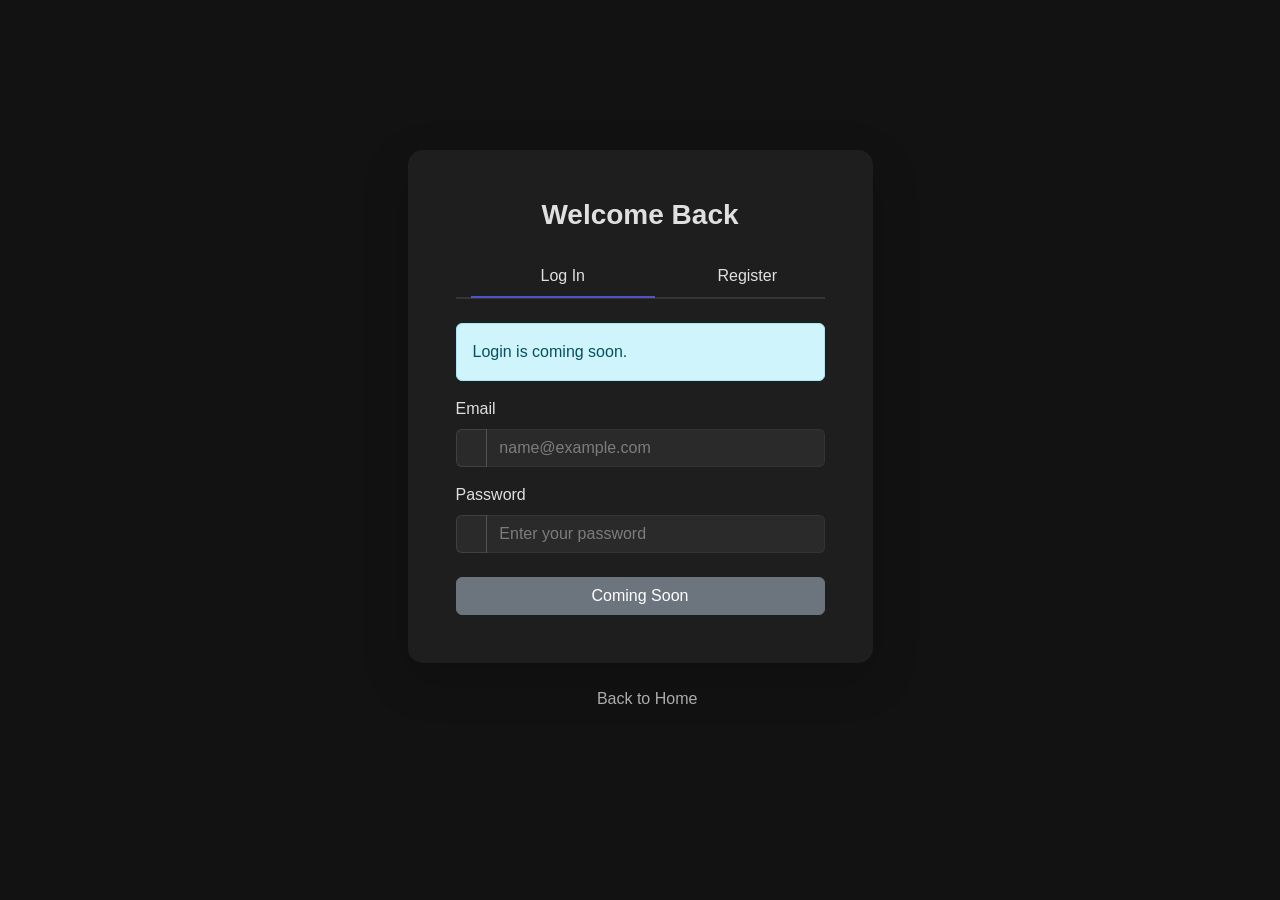
<file: html/account_details.html>
<!DOCTYPE html>
<html lang="nl">
<head>
    <meta charset="UTF-8">
    <meta name="viewport" content="width=device-width, initial-scale=1.0">
    <title>Account Details - Andre Huang</title>
    
    <link rel="icon" type="image/svg+xml" href="../favicon/favicon.svg">
    
    <link href="https://fonts.googleapis.com/css2?family=Poppins:wght@300;400;600;700&display=swap" rel="stylesheet">
    <link rel="stylesheet" href="https://cdn.jsdelivr.net/npm/bootstrap-icons@1.11.3/font/bootstrap-icons.min.css">
    <link href="https://cdn.jsdelivr.net/npm/bootstrap@5.3.0/dist/css/bootstrap.min.css" rel="stylesheet">
    <link href="https://unpkg.com/aos@next/dist/aos.css" rel="stylesheet" />
    
    <link rel="stylesheet" href="../css/style.css">

    <script src="../js/script.js" defer></script>
</head>
<body>

    <div id="header"></div>

    <section class="project-hero text-center">
        <div class="container" data-aos="fade-down">
            <h1>Account Details</h1>
            <p class="lead">Manage your profile information</p>
        </div>
    </section>

    <div class="container my-5">
        <div class="row justify-content-center">
            <div class="col-md-8">
                <!-- Account Info Card -->
                <div class="card mb-4" data-aos="fade-up">
                    <div class="card-body p-4">
                        <div class="d-flex justify-content-between align-items-center mb-4">
                            <h4 class="mb-0"><i class="bi bi-person-circle me-2"></i>Profile Information</h4>
                            <a href="../backend/auth/logout.php" class="btn btn-outline-danger btn-sm">
                                <i class="bi bi-box-arrow-right me-1"></i>Logout
                            </a>
                        </div>

                        <div id="accountInfo" class="mb-4">
                            <div class="row mb-3">
                                <div class="col-md-4 text-muted">Name:</div>
                                <div class="col-md-8 fw-bold" id="displayName">Loading...</div>
                            </div>
                            <div class="row mb-3">
                                <div class="col-md-4 text-muted">Email:</div>
                                <div class="col-md-8 fw-bold" id="displayEmail">Loading...</div>
                            </div>
                            <div class="row mb-3">
                                <div class="col-md-4 text-muted">Member Since:</div>
                                <div class="col-md-8 fw-bold" id="displayCreated">Loading...</div>
                            </div>
                        </div>

                        <button type="button" class="btn btn-primary" data-bs-toggle="collapse" data-bs-target="#editForm">
                            <i class="bi bi-pencil me-1"></i>Edit Profile
                        </button>
                    </div>
                </div>

                <!-- Edit Form (Collapsed by default) -->
                <div class="collapse" id="editForm">
                    <div class="card" data-aos="fade-up">
                        <div class="card-body p-4">
                            <h5 class="mb-4">Update Your Information</h5>
                            
                            <form id="updateAccountForm">
                                <div class="mb-3">
                                    <label for="editName" class="form-label">Name</label>
                                    <input type="text" class="form-control" id="editName" name="name" required>
                                </div>
                                <div class="mb-3">
                                    <label for="editEmail" class="form-label">Email</label>
                                    <input type="email" class="form-control" id="editEmail" name="email" required>
                                </div>
                                
                                <div class="d-flex gap-2">
                                    <button type="submit" class="btn btn-success">
                                        <i class="bi bi-check-circle me-1"></i>Save Changes
                                    </button>
                                    <button type="button" class="btn btn-secondary" data-bs-toggle="collapse" data-bs-target="#editForm">
                                        Cancel
                                    </button>
                                </div>
                            </form>
                        </div>
                    </div>
                </div>
            </div>
        </div>
    </div>

    <div id="footer"></div>
    
    <script src="https://cdn.jsdelivr.net/npm/bootstrap@5.3.0/dist/js/bootstrap.bundle.min.js"></script>
    <script src="https://unpkg.com/aos@next/dist/aos.js"></script>
    
    <script>
        // Load account details
        async function loadAccountDetails() {
            try {
                const response = await fetch('../backend/user/get_account.php');
                const result = await response.json();
                
                if (result.success) {
                    const user = result.user;
                    document.getElementById('displayName').textContent = user.name;
                    document.getElementById('displayEmail').textContent = user.email;
                    document.getElementById('displayCreated').textContent = new Date(user.created_at).toLocaleDateString('nl-NL');
                    
                    // Populate edit form
                    document.getElementById('editName').value = user.name;
                    document.getElementById('editEmail').value = user.email;
                } else {
                    window.location.href = 'login.html';
                }
            } catch (error) {
                console.error('Error loading account:', error);
                window.location.href = 'login.html';
                }
        }
        
        // Update account handler
        document.getElementById('updateAccountForm').addEventListener('submit', async (e) => {
            e.preventDefault();
            
            const formData = new FormData(e.target);
            const submitBtn = e.target.querySelector('button[type="submit"]');
            const originalText = submitBtn.innerHTML;
            
            submitBtn.disabled = true;
            submitBtn.innerHTML = '<span class="spinner-border spinner-border-sm me-2"></span>Saving...';
            
            try {
                const response = await fetch('../backend/user/update_account.php', {
                    method: 'POST',
                    body: formData
                });
                
                const result = await response.json();
                
                if (result.success) {
                    alert(result.message);
                    loadAccountDetails();
                    bootstrap.Collapse.getInstance(document.getElementById('editForm')).hide();
                } else {
                    alert(result.message);
                }
            } catch (error) {
                alert('An error occurred. Please try again.');
            }
            
            submitBtn.disabled = false;
            submitBtn.innerHTML = originalText;
        });
        
        // Load account on page load
        loadAccountDetails();
    </script>
</body>
</html>
</file>
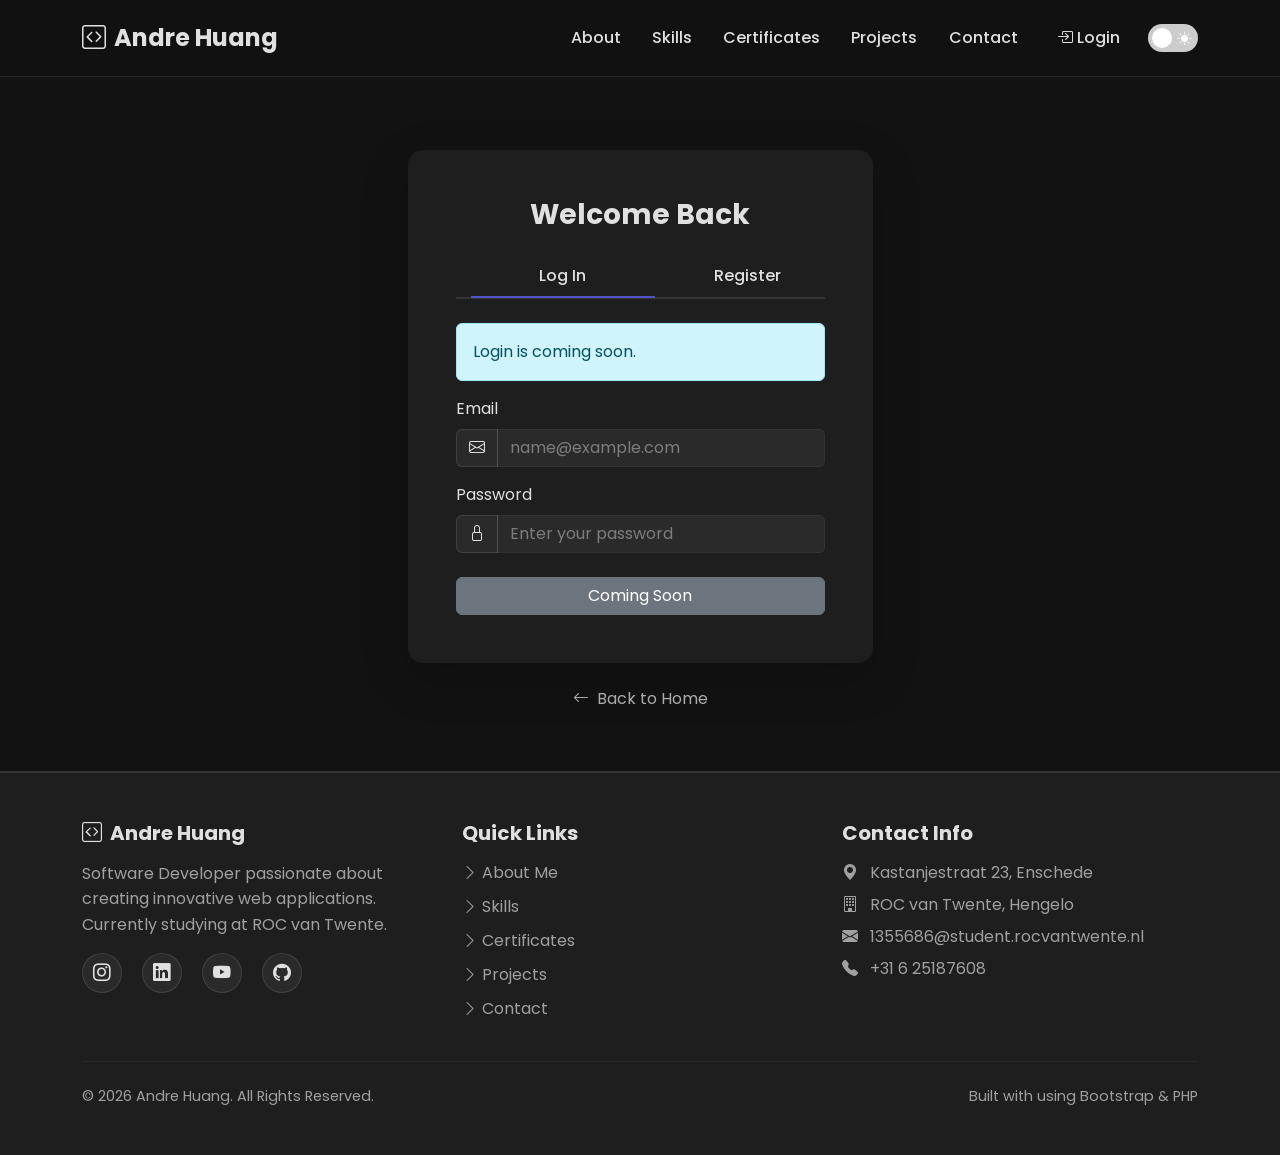
<file: html/login.html>
<!DOCTYPE html>
<html lang="nl">
<head>
    <meta charset="UTF-8">
    <meta name="viewport" content="width=device-width, initial-scale=1.0">
    <title>Log In / Register - Andre Huang</title>
    
    <link rel="icon" type="image/svg+xml" href="../favicon/favicon.svg">
    
    <link href="https://fonts.googleapis.com/css2?family=Poppins:wght@300;400;600;700&display=swap" rel="stylesheet">

    <link rel="stylesheet" href="https://cdn.jsdelivr.net/npm/bootstrap-icons@1.11.3/font/bootstrap-icons.min.css">
    <link href="https://cdn.jsdelivr.net/npm/bootstrap@5.3.0/dist/css/bootstrap.min.css" rel="stylesheet">
    <link href="https://unpkg.com/aos@next/dist/aos.css" rel="stylesheet" />
    
    <link rel="stylesheet" href="../css/style.css">

    <script src="../js/script.js" defer></script>
    <script src="../js/auth.js" defer></script>
</head>
<body>

    <div id="header"></div>

    <div class="container d-flex justify-content-center align-items-center flex-grow-1" style="margin-top: 80px; margin-bottom: 60px;">
        <div class="col-md-6 col-lg-5">
            <div class="card shadow-lg border-0">
                <div class="card-body p-5">
                    
                    <h3 class="text-center mb-4 fw-bold">Welcome Back</h3>

                    <ul class="nav nav-tabs nav-justified mb-4" id="loginRegisterTabs" role="tablist">
                        <li class="nav-item" role="presentation">
                            <button class="nav-link active" id="login-tab" data-bs-toggle="tab" data-bs-target="#login" type="button" role="tab" aria-controls="login" aria-selected="true">Log In</button>
                        </li>
                        <li class="nav-item" role="presentation">
                            <button class="nav-link" id="register-tab" data-bs-toggle="tab" data-bs-target="#register" type="button" role="tab" aria-controls="register" aria-selected="false">Register</button>
                        </li>
                    </ul>

                    <div class="tab-content" id="loginRegisterContent">
                        
                        <div class="tab-pane fade show active" id="login" role="tabpanel" aria-labelledby="login-tab">
                            <div class="alert alert-info" role="alert">
                                Login is coming soon.
                            </div>
                            <form action="" method="POST">
                                <div class="mb-3">
                                    <label for="loginEmail" class="form-label">Email</label>
                                    <div class="input-group">
                                        <span class="input-group-text"><i class="bi bi-envelope"></i></span>
                                        <input type="email" class="form-control" id="loginEmail" name="email" placeholder="name@example.com" required>
                                    </div>
                                </div>
                                <div class="mb-4">
                                    <label for="loginPassword" class="form-label">Password</label>
                                    <div class="input-group">
                                        <span class="input-group-text"><i class="bi bi-lock"></i></span>
                                        <input type="password" class="form-control" id="loginPassword" name="password" placeholder="Enter your password" required>
                                    </div>
                                </div>
                                <button type="submit" class="btn btn-secondary w-100">Coming Soon</button>
                            </form>
                        </div>

                        <div class="tab-pane fade show" id="register" role="tabpanel" aria-labelledby="register-tab">
                            <form action="" method="POST">
                                <div class="mb-3">
                                    <label for="registerName" class="form-label">Name</label>
                                    <input type="text" class="form-control" id="registerName" name="name" placeholder="Full name" required>
                                </div>
                                <div class="mb-3">
                                    <label for="registerEmail" class="form-label">Email</label>
                                    <input type="email" class="form-control" id="registerEmail" name="email" placeholder="name@example.com" required>
                                </div>
                                <div class="mb-3">
                                    <label for="registerPassword" class="form-label">Password</label>
                                    <input type="password" class="form-control" id="registerPassword" name="password" placeholder="Create password" required>
                                </div>
                                <div class="mb-4">
                                    <label for="registerConfirmPassword" class="form-label">Confirm Password</label>
                                    <input type="password" class="form-control" id="registerConfirmPassword" name="confirm_password" placeholder="Repeat password" required>
                                </div>
                                <button type="submit" class="btn btn-primary w-100">Register</button>
                            </form>
                        </div>

                    </div> </div>
            </div>
            
            <div class="text-center mt-4">
                <a href="index.html" class="text-light text-decoration-none opacity-75"><i class="bi bi-arrow-left me-1"></i> Back to Home</a>
            </div>
        </div>
    </div>

    <div id="footer"></div>
    
    <script src="https://cdn.jsdelivr.net/npm/bootstrap@5.3.0/dist/js/bootstrap.bundle.min.js"></script>
    <script src="https://unpkg.com/aos@next/dist/aos.js"></script>
</body>
</html>
</file>
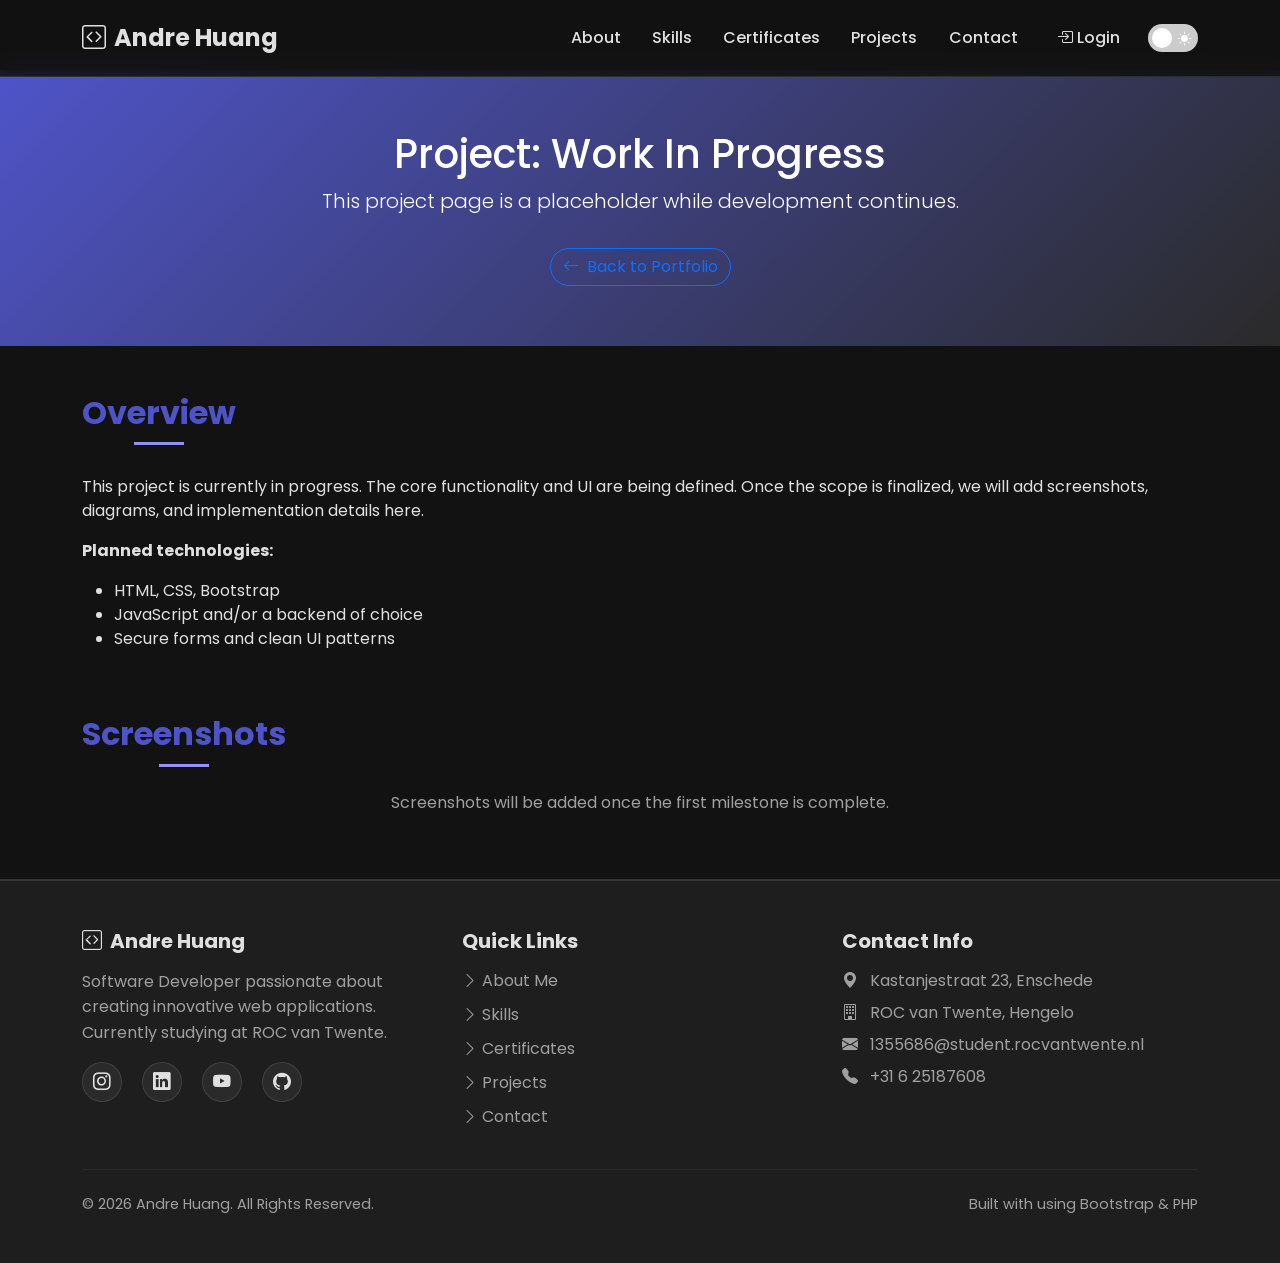
<file: html/project-wip.html>
<!DOCTYPE html>
<html lang="nl">
<head>
    <meta charset="UTF-8">
    <meta name="viewport" content="width=device-width, initial-scale=1.0">
    <title>Project WIP - Details</title>
    
    <link rel="icon" type="image/svg+xml" href="../favicon/favicon.svg">

    <link href="https://fonts.googleapis.com/css2?family=Poppins:wght@300;400;600;700&display=swap" rel="stylesheet">
    <link href="https://cdn.jsdelivr.net/npm/bootstrap@5.3.0/dist/css/bootstrap.min.css" rel="stylesheet">
    <link rel="stylesheet" href="https://cdn.jsdelivr.net/npm/bootstrap-icons@1.11.3/font/bootstrap-icons.min.css">
    <link href="https://unpkg.com/aos@next/dist/aos.css" rel="stylesheet" />

    <link rel="stylesheet" href="../css/style.css">
    <script src="../js/script.js" defer></script>
</head>
<body>

    <div id="header"></div>

    <section class="project-hero text-center">
        <div class="container" data-aos="fade-down">
            <h1>Project: Work In Progress</h1>
            <p class="lead">This project page is a placeholder while development continues.</p>
            <a href="index.html#projects" class="btn btn-outline-primary rounded-pill mt-3">
                <i class="bi bi-arrow-left me-2"></i>Back to Portfolio
            </a>
        </div>
    </section>

    <div class="container my-5 project-details">
        <div class="row align-items-center mb-5">
            <div class="col-12" data-aos="fade-up">
                <h2>Overview</h2>
                <p>This project is currently in progress. The core functionality and UI are being defined. Once the scope is finalized, we will add screenshots, diagrams, and implementation details here.</p>
                <p><strong>Planned technologies:</strong></p>
                <ul>
                    <li>HTML, CSS, Bootstrap</li>
                    <li>JavaScript and/or a backend of choice</li>
                    <li>Secure forms and clean UI patterns</li>
                </ul>
            </div>
        </div>

        <div class="row" data-aos="fade-up">
            <div class="col-12">
                <h2 class="text-center mb-4">Screenshots</h2>
                <p class="text-center text-muted">Screenshots will be added once the first milestone is complete.</p>
            </div>
        </div>
    </div>

    <div id="footer"></div>

    <script src="https://cdn.jsdelivr.net/npm/bootstrap@5.3.0/dist/js/bootstrap.bundle.min.js"></script>
    <script src="https://unpkg.com/aos@next/dist/aos.js"></script>
</body>
</html>
</file>
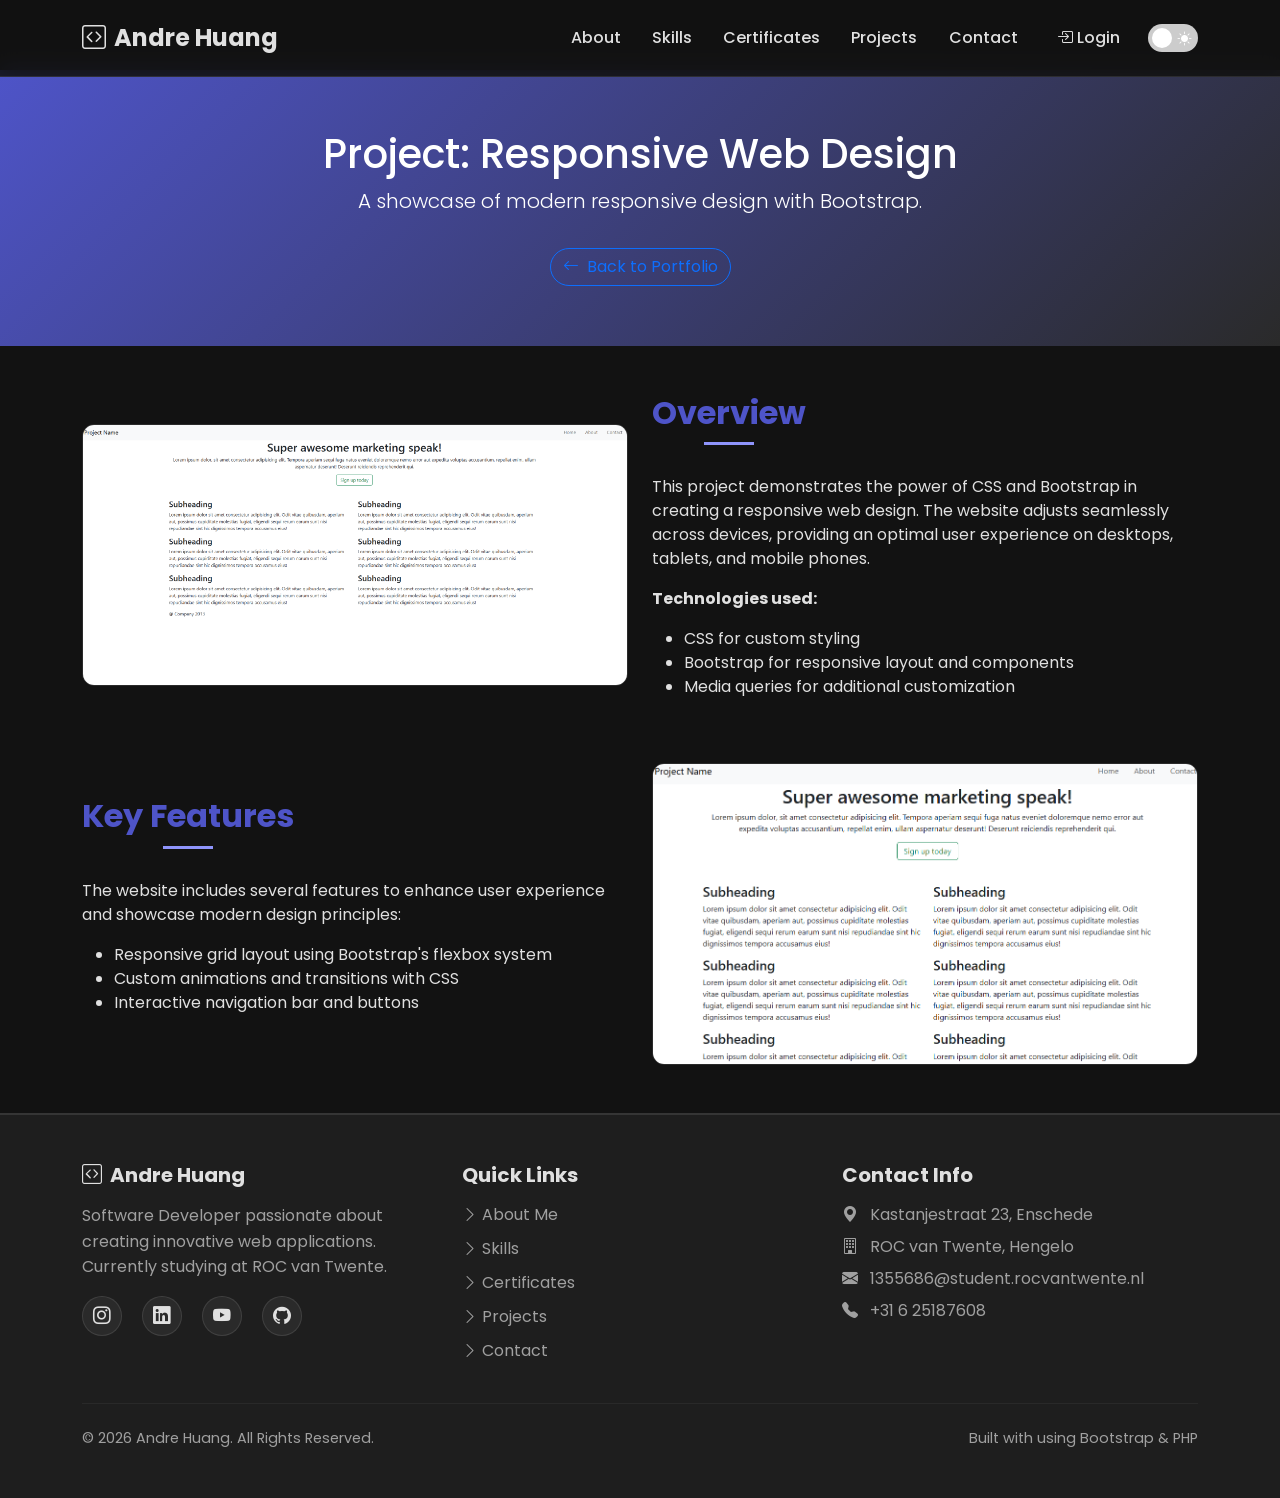
<file: html/responsive-design.html>
<!DOCTYPE html>
<html lang="nl">
<head>
    <meta charset="UTF-8">
    <meta name="viewport" content="width=device-width, initial-scale=1.0">
    <title>Responsive Design - Details</title>
    
    <link rel="icon" type="image/svg+xml" href="../favicon/favicon.svg">

    <link href="https://fonts.googleapis.com/css2?family=Poppins:wght@300;400;600;700&display=swap" rel="stylesheet">
    <link href="https://cdn.jsdelivr.net/npm/bootstrap@5.3.0/dist/css/bootstrap.min.css" rel="stylesheet">
    <link rel="stylesheet" href="https://cdn.jsdelivr.net/npm/bootstrap-icons@1.11.3/font/bootstrap-icons.min.css">
    <link href="https://unpkg.com/aos@next/dist/aos.css" rel="stylesheet" />

    <link rel="stylesheet" href="../css/style.css">
    <script src="../js/script.js" defer></script>
</head>
<body>

    <div id="header"></div>

    <section class="project-hero text-center">
        <div class="container" data-aos="fade-down">
            <h1>Project: Responsive Web Design</h1>
            <p class="lead">A showcase of modern responsive design with Bootstrap.</p>
            <a href="index.html#projects" class="btn btn-outline-primary rounded-pill mt-3">
                <i class="bi bi-arrow-left me-2"></i>Back to Portfolio
            </a>
        </div>
    </section>

    <div class="container my-5 project-details">
        <div class="row align-items-center mb-5">
            <div class="col-md-6 mb-4 mb-md-0" data-aos="fade-right">
                <img src="../image/bootstrap/dekstopView.png" alt="Desktop View" class="main-project-image">
            </div>
            <div class="col-md-6" data-aos="fade-left">
                <h2>Overview</h2>
                <p>This project demonstrates the power of CSS and Bootstrap in creating a responsive web design. The website adjusts seamlessly across devices, providing an optimal user experience on desktops, tablets, and mobile phones.</p>
                <p><strong>Technologies used:</strong></p>
                <ul>
                    <li>CSS for custom styling</li>
                    <li>Bootstrap for responsive layout and components</li>
                    <li>Media queries for additional customization</li>
                </ul>
            </div>
        </div>

        <div class="row align-items-center mb-5">
            <div class="col-md-6 order-2 order-md-1" data-aos="fade-right">
                <h2>Key Features</h2>
                <p>The website includes several features to enhance user experience and showcase modern design principles:</p>
                <ul>
                    <li>Responsive grid layout using Bootstrap's flexbox system</li>
                    <li>Custom animations and transitions with CSS</li>
                    <li>Interactive navigation bar and buttons</li>
                </ul>
            </div>
            <div class="col-md-6 order-1 order-md-2 mb-4 mb-md-0" data-aos="fade-left">
                <img src="../image/bootstrap/mediumView.png" alt="Tablet View" class="main-project-image">
            </div>
        </div>
    </div>

    <div id="footer"></div>

    <script src="https://cdn.jsdelivr.net/npm/bootstrap@5.3.0/dist/js/bootstrap.bundle.min.js"></script>
    <script src="https://unpkg.com/aos@next/dist/aos.js"></script>
</body>
</html>
</file>
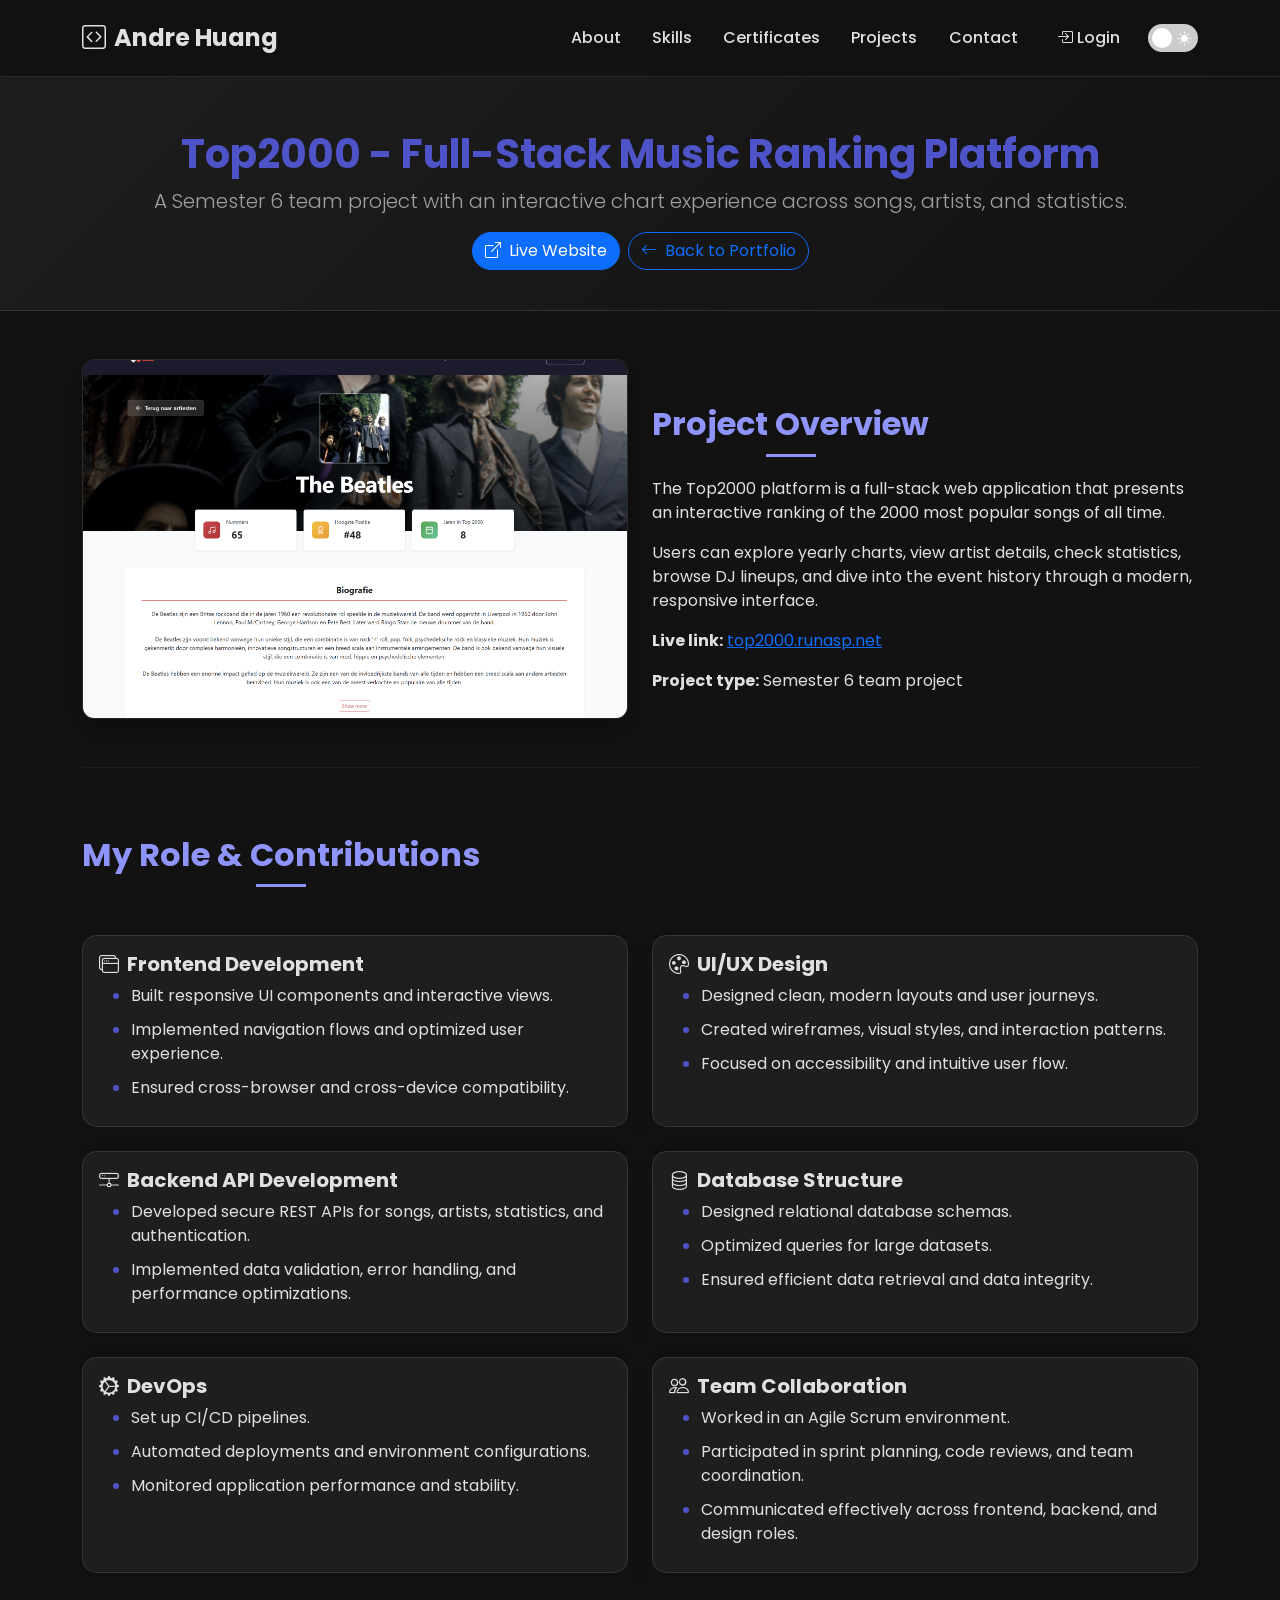
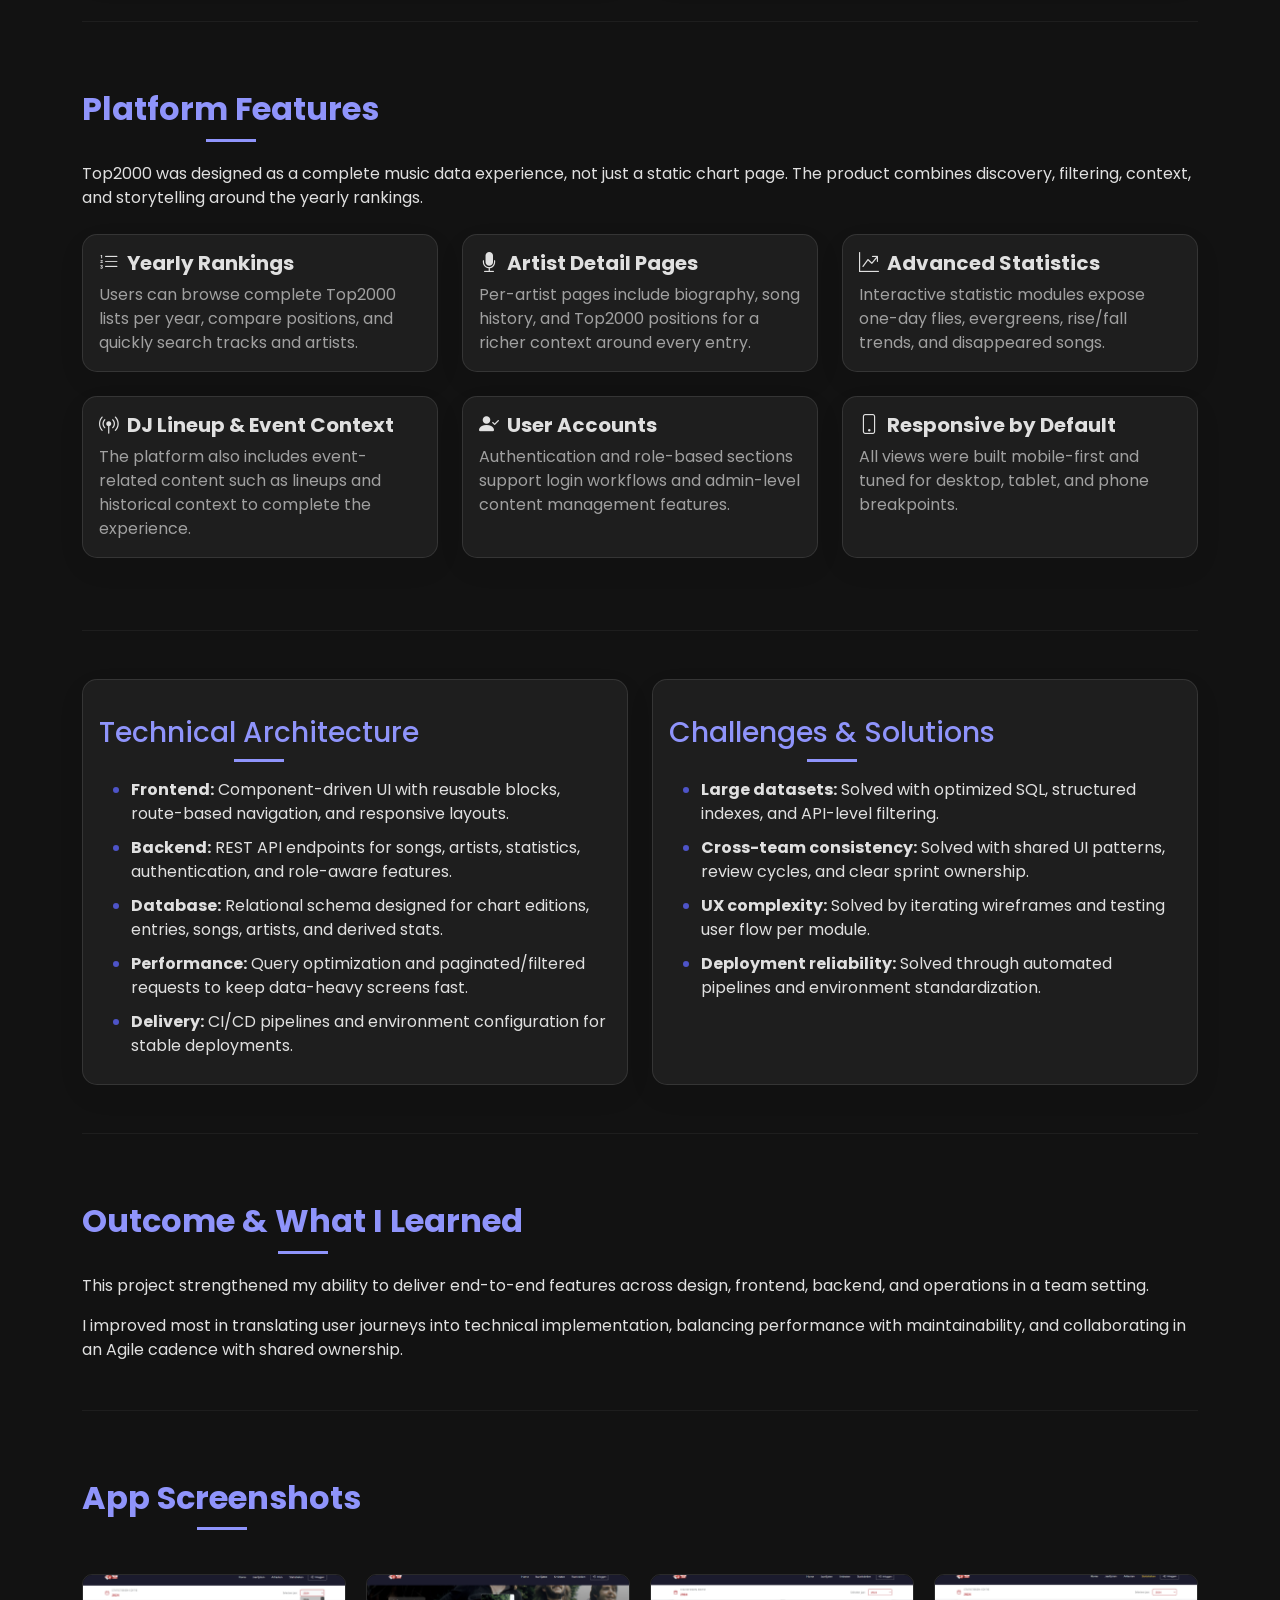
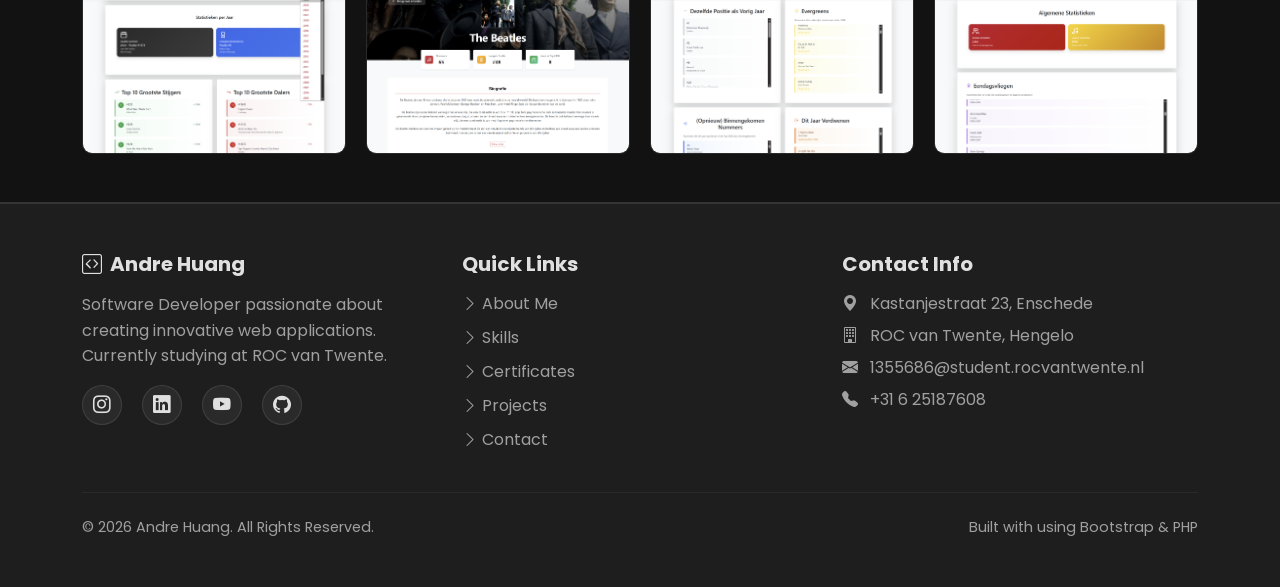
<file: html/top2000-platform.html>
<!DOCTYPE html>
<html lang="nl">
<head>
    <meta charset="UTF-8">
    <meta name="viewport" content="width=device-width, initial-scale=1.0">
    <title>Top2000 Platform - Project Details</title>

    <link rel="icon" type="image/svg+xml" href="../favicon/favicon.svg">
    <link href="https://fonts.googleapis.com/css2?family=Poppins:wght@300;400;600;700&display=swap" rel="stylesheet">
    <link href="https://cdn.jsdelivr.net/npm/bootstrap@5.3.0/dist/css/bootstrap.min.css" rel="stylesheet">
    <link rel="stylesheet" href="https://cdn.jsdelivr.net/npm/bootstrap-icons@1.11.3/font/bootstrap-icons.min.css">
    <link href="https://unpkg.com/aos@next/dist/aos.css" rel="stylesheet" />

    <link rel="stylesheet" href="../css/style.css">
    <link rel="stylesheet" href="../css/project-detail.css">
    <script src="../js/script.js" defer></script>
</head>
<body>
    <div id="header"></div>

    <section class="project-hero text-center">
        <div class="container" data-aos="fade-down">
            <h1>Top2000 - Full-Stack Music Ranking Platform</h1>
            <p class="lead">A Semester 6 team project with an interactive chart experience across songs, artists, and statistics.</p>
            <div class="d-flex justify-content-center flex-wrap gap-2 mt-3">
                <a href="https://top2000.runasp.net/" target="_blank" rel="noopener noreferrer" class="btn btn-primary rounded-pill">
                    <i class="bi bi-box-arrow-up-right me-2"></i>Live Website
                </a>
                <a href="index.html#projects" class="btn btn-outline-primary rounded-pill">
                    <i class="bi bi-arrow-left me-2"></i>Back to Portfolio
                </a>
            </div>
        </div>
    </section>

    <div class="container my-5 project-details">
        <div class="row align-items-center mb-5">
            <div class="col-md-6 mb-4 mb-md-0" data-aos="fade-right">
                <img src="../image/top2000/top2000.png" alt="Top2000 Platform" class="main-project-image">
            </div>
            <div class="col-md-6" data-aos="fade-left">
                <h2>Project Overview</h2>
                <p>The Top2000 platform is a full-stack web application that presents an interactive ranking of the 2000 most popular songs of all time.</p>
                <p>Users can explore yearly charts, view artist details, check statistics, browse DJ lineups, and dive into the event history through a modern, responsive interface.</p>
                <p><strong>Live link:</strong> <a href="https://top2000.runasp.net/" target="_blank" rel="noopener noreferrer">top2000.runasp.net</a></p>
                <p class="mb-0"><strong>Project type:</strong> Semester 6 team project</p>
            </div>
        </div>

        <hr class="my-5" style="border-color: var(--border-color); opacity: 0.5;">

        <div class="row" data-aos="fade-up">
            <div class="col-12">
                <h2>My Role & Contributions</h2>
            </div>
        </div>

        <div class="row g-4 mt-1">
            <div class="col-md-6" data-aos="fade-up" data-aos-delay="100">
                <div class="card h-100">
                    <div class="card-body">
                        <h5 class="card-title fw-bold"><i class="bi bi-window-stack me-2"></i>Frontend Development</h5>
                        <ul class="mb-0">
                            <li>Built responsive UI components and interactive views.</li>
                            <li>Implemented navigation flows and optimized user experience.</li>
                            <li>Ensured cross-browser and cross-device compatibility.</li>
                        </ul>
                    </div>
                </div>
            </div>

            <div class="col-md-6" data-aos="fade-up" data-aos-delay="200">
                <div class="card h-100">
                    <div class="card-body">
                        <h5 class="card-title fw-bold"><i class="bi bi-palette me-2"></i>UI/UX Design</h5>
                        <ul class="mb-0">
                            <li>Designed clean, modern layouts and user journeys.</li>
                            <li>Created wireframes, visual styles, and interaction patterns.</li>
                            <li>Focused on accessibility and intuitive user flow.</li>
                        </ul>
                    </div>
                </div>
            </div>

            <div class="col-md-6" data-aos="fade-up" data-aos-delay="300">
                <div class="card h-100">
                    <div class="card-body">
                        <h5 class="card-title fw-bold"><i class="bi bi-hdd-network me-2"></i>Backend API Development</h5>
                        <ul class="mb-0">
                            <li>Developed secure REST APIs for songs, artists, statistics, and authentication.</li>
                            <li>Implemented data validation, error handling, and performance optimizations.</li>
                        </ul>
                    </div>
                </div>
            </div>

            <div class="col-md-6" data-aos="fade-up" data-aos-delay="400">
                <div class="card h-100">
                    <div class="card-body">
                        <h5 class="card-title fw-bold"><i class="bi bi-database me-2"></i>Database Structure</h5>
                        <ul class="mb-0">
                            <li>Designed relational database schemas.</li>
                            <li>Optimized queries for large datasets.</li>
                            <li>Ensured efficient data retrieval and data integrity.</li>
                        </ul>
                    </div>
                </div>
            </div>

            <div class="col-md-6" data-aos="fade-up" data-aos-delay="500">
                <div class="card h-100">
                    <div class="card-body">
                        <h5 class="card-title fw-bold"><i class="bi bi-gear-wide-connected me-2"></i>DevOps</h5>
                        <ul class="mb-0">
                            <li>Set up CI/CD pipelines.</li>
                            <li>Automated deployments and environment configurations.</li>
                            <li>Monitored application performance and stability.</li>
                        </ul>
                    </div>
                </div>
            </div>

            <div class="col-md-6" data-aos="fade-up" data-aos-delay="600">
                <div class="card h-100">
                    <div class="card-body">
                        <h5 class="card-title fw-bold"><i class="bi bi-people me-2"></i>Team Collaboration</h5>
                        <ul class="mb-0">
                            <li>Worked in an Agile Scrum environment.</li>
                            <li>Participated in sprint planning, code reviews, and team coordination.</li>
                            <li>Communicated effectively across frontend, backend, and design roles.</li>
                        </ul>
                    </div>
                </div>
            </div>
        </div>

        <hr class="my-5" style="border-color: var(--border-color); opacity: 0.5;">

        <div class="row" data-aos="fade-up">
            <div class="col-12">
                <h2>Platform Features</h2>
                <p class="mb-4">Top2000 was designed as a complete music data experience, not just a static chart page. The product combines discovery, filtering, context, and storytelling around the yearly rankings.</p>
            </div>
            <div class="col-md-6 col-lg-4 mb-4" data-aos="zoom-in" data-aos-delay="100">
                <div class="card h-100">
                    <div class="card-body">
                        <h5 class="card-title fw-bold"><i class="bi bi-list-ol me-2"></i>Yearly Rankings</h5>
                        <p class="card-text mb-0">Users can browse complete Top2000 lists per year, compare positions, and quickly search tracks and artists.</p>
                    </div>
                </div>
            </div>
            <div class="col-md-6 col-lg-4 mb-4" data-aos="zoom-in" data-aos-delay="200">
                <div class="card h-100">
                    <div class="card-body">
                        <h5 class="card-title fw-bold"><i class="bi bi-mic-fill me-2"></i>Artist Detail Pages</h5>
                        <p class="card-text mb-0">Per-artist pages include biography, song history, and Top2000 positions for a richer context around every entry.</p>
                    </div>
                </div>
            </div>
            <div class="col-md-6 col-lg-4 mb-4" data-aos="zoom-in" data-aos-delay="300">
                <div class="card h-100">
                    <div class="card-body">
                        <h5 class="card-title fw-bold"><i class="bi bi-graph-up-arrow me-2"></i>Advanced Statistics</h5>
                        <p class="card-text mb-0">Interactive statistic modules expose one-day flies, evergreens, rise/fall trends, and disappeared songs.</p>
                    </div>
                </div>
            </div>
            <div class="col-md-6 col-lg-4 mb-4" data-aos="zoom-in" data-aos-delay="400">
                <div class="card h-100">
                    <div class="card-body">
                        <h5 class="card-title fw-bold"><i class="bi bi-broadcast-pin me-2"></i>DJ Lineup & Event Context</h5>
                        <p class="card-text mb-0">The platform also includes event-related content such as lineups and historical context to complete the experience.</p>
                    </div>
                </div>
            </div>
            <div class="col-md-6 col-lg-4 mb-4" data-aos="zoom-in" data-aos-delay="500">
                <div class="card h-100">
                    <div class="card-body">
                        <h5 class="card-title fw-bold"><i class="bi bi-person-check-fill me-2"></i>User Accounts</h5>
                        <p class="card-text mb-0">Authentication and role-based sections support login workflows and admin-level content management features.</p>
                    </div>
                </div>
            </div>
            <div class="col-md-6 col-lg-4 mb-4" data-aos="zoom-in" data-aos-delay="600">
                <div class="card h-100">
                    <div class="card-body">
                        <h5 class="card-title fw-bold"><i class="bi bi-phone me-2"></i>Responsive by Default</h5>
                        <p class="card-text mb-0">All views were built mobile-first and tuned for desktop, tablet, and phone breakpoints.</p>
                    </div>
                </div>
            </div>
        </div>

        <hr class="my-5" style="border-color: var(--border-color); opacity: 0.5;">

        <div class="row align-items-stretch" data-aos="fade-up">
            <div class="col-lg-6 mb-4 mb-lg-0" data-aos="fade-right">
                <div class="card h-100">
                    <div class="card-body">
                        <h2 class="h3 mb-3">Technical Architecture</h2>
                        <ul class="mb-0">
                            <li><strong>Frontend:</strong> Component-driven UI with reusable blocks, route-based navigation, and responsive layouts.</li>
                            <li><strong>Backend:</strong> REST API endpoints for songs, artists, statistics, authentication, and role-aware features.</li>
                            <li><strong>Database:</strong> Relational schema designed for chart editions, entries, songs, artists, and derived stats.</li>
                            <li><strong>Performance:</strong> Query optimization and paginated/filtered requests to keep data-heavy screens fast.</li>
                            <li><strong>Delivery:</strong> CI/CD pipelines and environment configuration for stable deployments.</li>
                        </ul>
                    </div>
                </div>
            </div>

            <div class="col-lg-6" data-aos="fade-left">
                <div class="card h-100">
                    <div class="card-body">
                        <h2 class="h3 mb-3">Challenges & Solutions</h2>
                        <ul class="mb-0">
                            <li><strong>Large datasets:</strong> Solved with optimized SQL, structured indexes, and API-level filtering.</li>
                            <li><strong>Cross-team consistency:</strong> Solved with shared UI patterns, review cycles, and clear sprint ownership.</li>
                            <li><strong>UX complexity:</strong> Solved by iterating wireframes and testing user flow per module.</li>
                            <li><strong>Deployment reliability:</strong> Solved through automated pipelines and environment standardization.</li>
                        </ul>
                    </div>
                </div>
            </div>
        </div>

        <hr class="my-5" style="border-color: var(--border-color); opacity: 0.5;">

        <div class="row" data-aos="fade-up">
            <div class="col-12">
                <h2>Outcome & What I Learned</h2>
                <p>This project strengthened my ability to deliver end-to-end features across design, frontend, backend, and operations in a team setting.</p>
                <p class="mb-0">I improved most in translating user journeys into technical implementation, balancing performance with maintainability, and collaborating in an Agile cadence with shared ownership.</p>
            </div>
        </div>

        <hr class="my-5" style="border-color: var(--border-color); opacity: 0.5;">

        <div class="row" data-aos="fade-up">
            <div class="col-12">
                <h2 class="text-center mb-4">App Screenshots</h2>
                <div class="screenshot-gallery">
                    <img src="../image/top2000/top2000-artist-detail.png" onerror="this.src='../image/top2000/top2000.png'" alt="Top2000 artist detail page" class="gallery-img">
                    <img src="../image/top2000/top2000-statistics-overview.png" onerror="this.src='../image/top2000/top2000.png'" alt="Top2000 statistics overview" class="gallery-img">
                    <img src="../image/top2000/top2000-statistics-ranking.png" onerror="this.src='../image/top2000/top2000.png'" alt="Top2000 yearly ranking statistics" class="gallery-img">
                    <img src="../image/top2000/top2000-statistics-lists.png" onerror="this.src='../image/top2000/top2000.png'" alt="Top2000 evergreen and re-entry lists" class="gallery-img">
                </div>
            </div>
        </div>
    </div>

    <div id="footer"></div>

    <script src="https://cdn.jsdelivr.net/npm/bootstrap@5.3.0/dist/js/bootstrap.bundle.min.js"></script>
    <script src="https://unpkg.com/aos@next/dist/aos.js"></script>
</body>
</html>
</file>
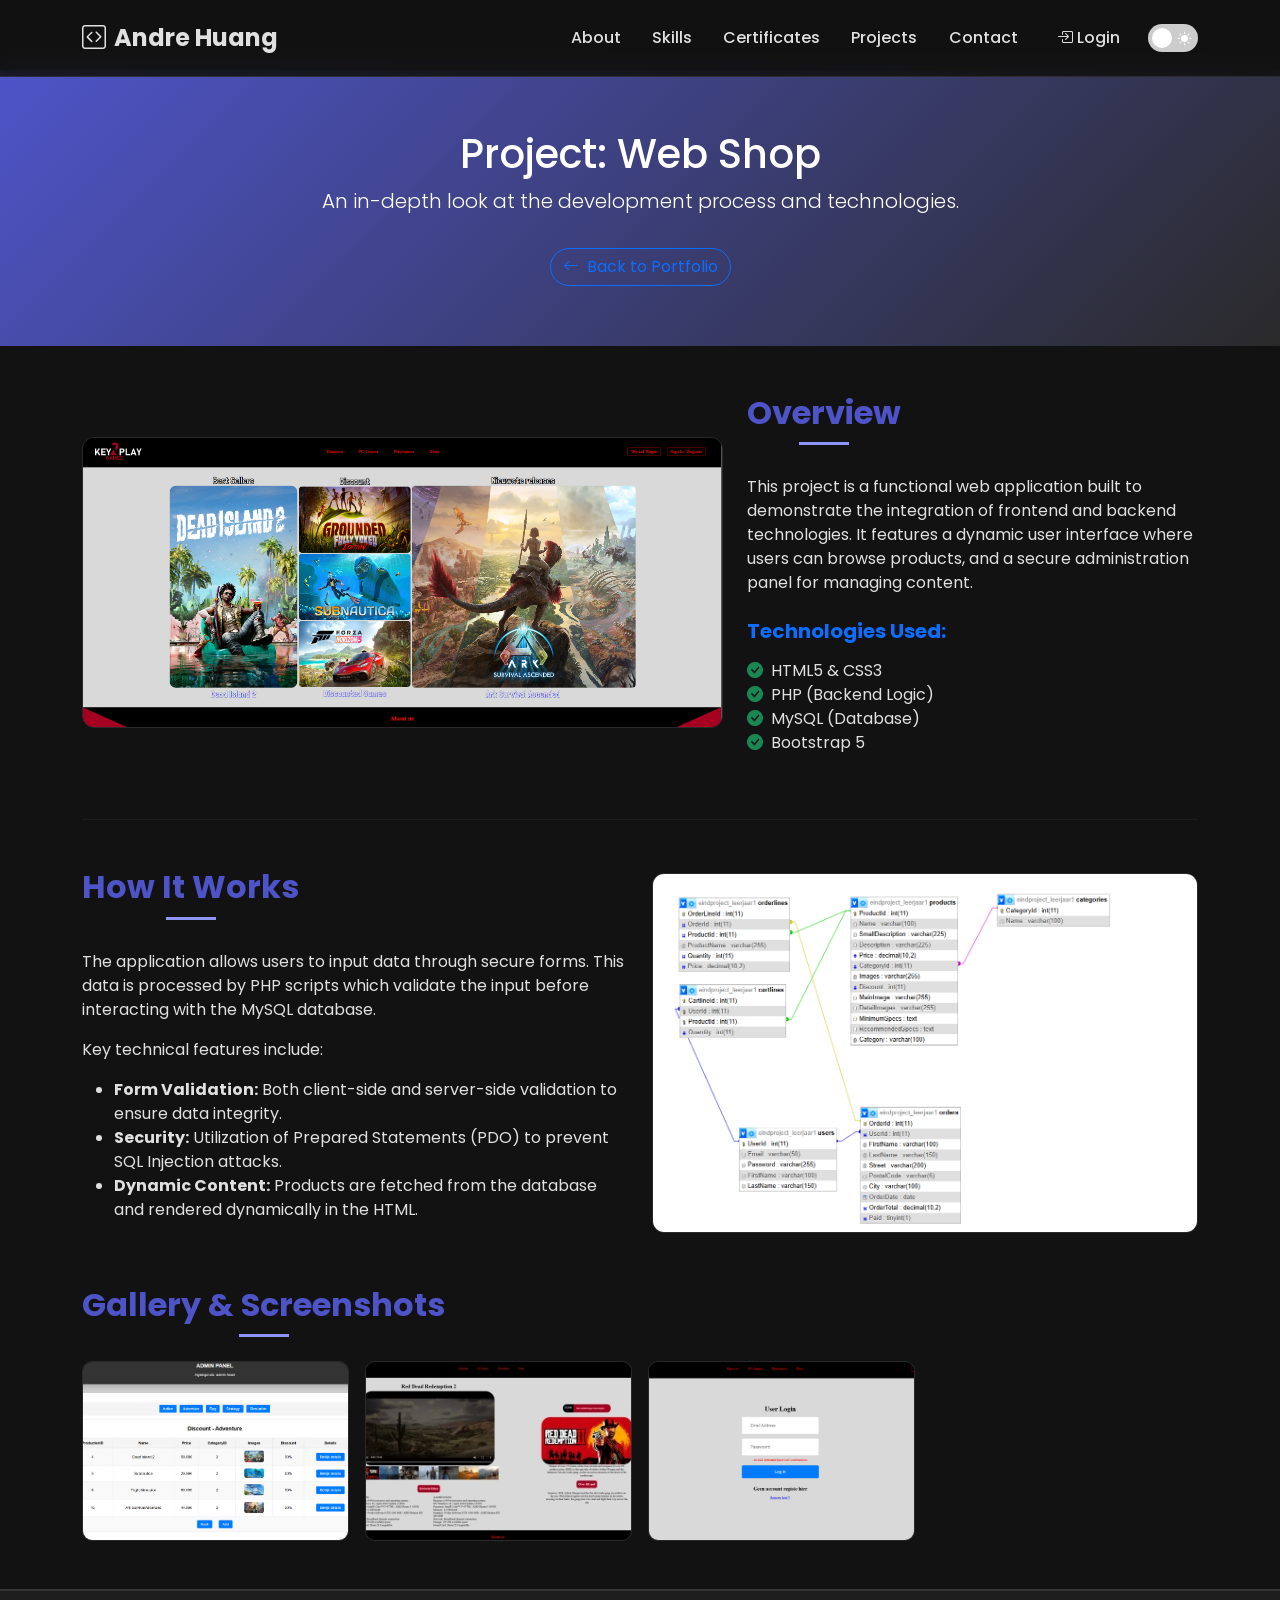
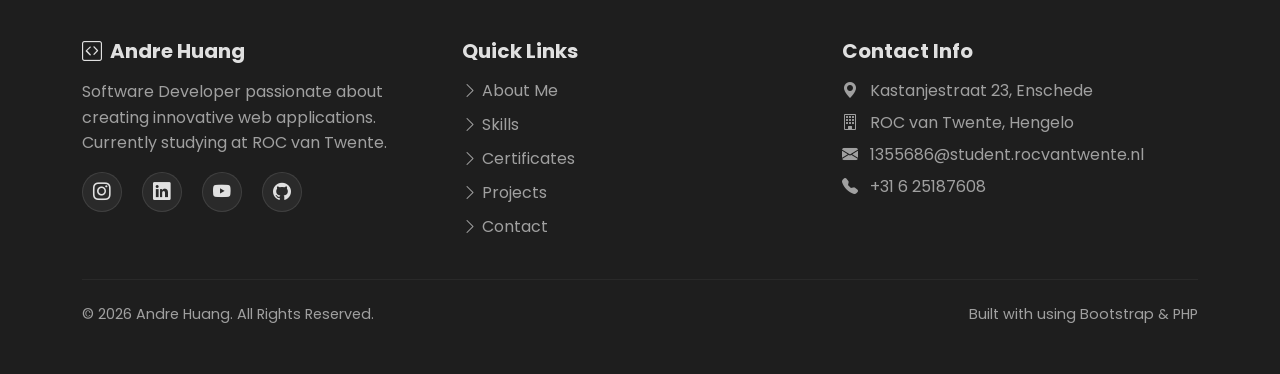
<file: html/webshop.html>
<!DOCTYPE html>
<html lang="nl">

<head>
    <meta charset="UTF-8">
    <meta name="viewport" content="width=device-width, initial-scale=1.0">
    <title>Webshop Project - Details</title>
    
    <link rel="icon" type="image/svg+xml" href="../favicon/favicon.svg">

    <link href="https://fonts.googleapis.com/css2?family=Poppins:wght@300;400;600;700&display=swap" rel="stylesheet">
    
    <link href="https://cdn.jsdelivr.net/npm/bootstrap@5.3.0/dist/css/bootstrap.min.css" rel="stylesheet">
    <link rel="stylesheet" href="https://cdn.jsdelivr.net/npm/bootstrap-icons@1.11.3/font/bootstrap-icons.min.css">
    <link href="https://unpkg.com/aos@next/dist/aos.css" rel="stylesheet" />

    <link rel="stylesheet" href="../css/style.css">
    
    <!-- Optional: dedicated project styles (create later if needed) -->
    <!-- <link rel="stylesheet" href="../css/project-detail.css"> -->

    <script src="../js/script.js" defer></script>
</head>

<body>

    <div id="header"></div>

    <section class="project-hero text-center">
        <div class="container" data-aos="fade-down">
            <h1>Project: Web Shop</h1>
            <p class="lead">An in-depth look at the development process and technologies.</p>
            <a href="index.html#projects" class="btn btn-outline-primary rounded-pill mt-3">
                <i class="bi bi-arrow-left me-2"></i>Back to Portfolio
            </a>
        </div>
    </section>

    <div class="container my-5 project-details">
        <div class="row align-items-center mb-5">
            <div class="col-md-7 mb-4 mb-md-0" data-aos="fade-right">
                <img src="../image/webshop/webshop.png" alt="Webshop Main Screen" class="main-project-image">
            </div>
            <div class="col-md-5" data-aos="fade-left">
                <h2>Overview</h2>
                <p>This project is a functional web application built to demonstrate the integration of frontend and backend technologies. It features a dynamic user interface where users can browse products, and a secure administration panel for managing content.</p>
                
                <h5 class="mt-4 mb-3 fw-bold text-primary">Technologies Used:</h5>
                <ul class="list-unstyled">
                    <li><i class="bi bi-check-circle-fill text-success me-2"></i>HTML5 & CSS3</li>
                    <li><i class="bi bi-check-circle-fill text-success me-2"></i>PHP (Backend Logic)</li>
                    <li><i class="bi bi-check-circle-fill text-success me-2"></i>MySQL (Database)</li>
                    <li><i class="bi bi-check-circle-fill text-success me-2"></i>Bootstrap 5</li>
                </ul>
            </div>
        </div>

        <hr class="my-5" style="border-color: var(--border-color); opacity: 0.5;">

        <div class="row align-items-center mb-5">
            <div class="col-md-6 order-2 order-md-1" data-aos="fade-right">
                <h2>How It Works</h2>
                <p>The application allows users to input data through secure forms. This data is processed by PHP scripts which validate the input before interacting with the MySQL database.</p>
                <p>Key technical features include:</p>
                <ul>
                    <li><strong>Form Validation:</strong> Both client-side and server-side validation to ensure data integrity.</li>
                    <li><strong>Security:</strong> Utilization of Prepared Statements (PDO) to prevent SQL Injection attacks.</li>
                    <li><strong>Dynamic Content:</strong> Products are fetched from the database and rendered dynamically in the HTML.</li>
                </ul>
            </div>
            <div class="col-md-6 order-1 order-md-2 mb-4 mb-md-0" data-aos="fade-left">
                <img src="../image/webshop/database.png" alt="Database Structure" class="main-project-image">
            </div>
        </div>

        <div class="row" data-aos="fade-up">
            <div class="col-12">
                <h2 class="text-center mb-4">Gallery & Screenshots</h2>
                <div class="screenshot-gallery">
                    <img src="../image/webshop/productenlijst.png" alt="Product List" class="gallery-img">
                    <img src="../image/webshop/info.jpg" alt="Info Page" class="gallery-img">
                    <img src="../image/webshop/login.png" alt="Login Page" class="gallery-img">
                    </div>
            </div>
        </div>
    </div>

    <div id="footer"></div>

    <script src="https://cdn.jsdelivr.net/npm/bootstrap@5.3.0/dist/js/bootstrap.bundle.min.js"></script>
    <script src="https://unpkg.com/aos@next/dist/aos.js"></script>
</body>
</html>
</file>
<file: css/style.css>
/* Google Fonts Import */
@import url('https://fonts.googleapis.com/css2?family=Poppins:wght@300;400;600;700&display=swap');

:root {
    /* --- STANDAARD (DARK MODE) --- */
    --primary-color: #4e54c8;
    --secondary-color: #8f94fb;
    
    --bg-color: #121212;       /* Donkere achtergrond */
    --card-bg: #1e1e1e;        /* Donkere kaart */
    --text-color: #e0e0e0;     /* Lichte tekst */
    --text-muted: #a0a0a0;     /* Grijze tekst */
    --border-color: rgba(255, 255, 255, 0.1);
    --input-bg: #2a2a2a;
    --navbar-bg: rgba(18, 18, 18, 0.85);
}

/* --- LIGHT MODE VARIABELEN --- */
body.light-mode {
    --bg-color: #f4f7f6;       /* Lichte achtergrond */
    --card-bg: #ffffff;        /* Witte kaart */
    --text-color: #333333;     /* Donkere tekst */
    --text-muted: #6c757d;     /* Grijze tekst */
    --border-color: rgba(0, 0, 0, 0.1);
    --input-bg: #ffffff;
    --navbar-bg: rgba(255, 255, 255, 0.85);
}

body {
    font-family: 'Poppins', sans-serif;
    background-color: var(--bg-color);
    color: var(--text-color);
    transition: background-color 0.3s, color 0.3s; /* Soepele overgang */
    overflow-x: hidden;
    padding-top: 70px;
}

/* Navbar Styling */
.navbar-custom {
    background: var(--navbar-bg);
    backdrop-filter: blur(10px);
    border-bottom: 1px solid var(--border-color);
    padding: 15px 0;
    transition: all 0.3s ease;
}

.navbar-brand {
    font-weight: 700;
    font-size: 1.5rem;
    color: var(--text-color) !important; /* Past zich nu aan */
}

.nav-link {
    color: var(--text-color) !important;
    font-weight: 500;
    margin-left: 15px;
    transition: color 0.3s;
}

.nav-link:hover {
    color: var(--secondary-color) !important;
}

/* Hero Section */
.hero-section {
    background: linear-gradient(135deg, var(--primary-color), #2a2a2a);
    color: white; /* Blijft altijd wit in de header */
    padding: 100px 0;
    margin-bottom: 50px;
    border-radius: 0 0 50px 50px;
    clip-path: none; 
}

.hero-section h1 { font-weight: 700; font-size: 3.5rem; }

/* Algemene Styling */
h2 {
    font-weight: 700;
    color: var(--primary-color);
    margin-bottom: 30px;
    position: relative;
    display: inline-block;
}

h2::after {
    content: '';
    display: block;
    width: 50px;
    height: 3px;
    background: var(--secondary-color);
    margin: 10px auto 0;
}

/* Theme-aware muted text everywhere */
.text-muted { color: var(--text-muted) !important; }

/* About section readability */
#about .lead { color: var(--text-muted) !important; }

/* Cards */
.card {
    background-color: var(--card-bg);
    border: 1px solid var(--border-color);
    border-radius: 15px;
    box-shadow: 0 10px 30px rgba(0,0,0,0.05);
    transition: transform 0.3s, box-shadow 0.3s, background-color 0.3s;
    height: 100%;
}

.card:hover {
    transform: translateY(-10px);
    box-shadow: 0 20px 40px rgba(0,0,0,0.15);
    border-color: var(--primary-color);
}

.card-title { color: var(--text-color); }
.card-text { color: var(--text-muted); }

/* Consistent project card image sizing */
.project-thumb {
    width: 100%;
    height: 220px;
    object-fit: cover;
    display: block;
}

.project-disabled {
    opacity: 0.7;
    pointer-events: none;
}

#projects .project-disabled:hover {
    transform: none;
    box-shadow: 0 10px 30px rgba(0,0,0,0.05);
    border-color: var(--border-color);
}

#projects .project-disabled .project-thumb {
    cursor: not-allowed;
}

/* Skills section readability on dark mode */
#skills .card { color: var(--text-color); }
#skills .card .d-flex span { color: var(--text-color); }

/* Progress Bars */
.progress {
    height: 10px;
    border-radius: 5px;
    background-color: var(--border-color);
    margin-top: 10px;
}
.progress-bar {
    background: linear-gradient(to right, var(--primary-color), var(--secondary-color));
}

/* Formulieren */
.form-control {
    background-color: var(--input-bg);
    border: 1px solid var(--border-color);
    color: var(--text-color);
}

.form-control:focus {
    background-color: var(--input-bg);
    color: var(--text-color);
    border-color: var(--primary-color);
    box-shadow: 0 0 0 0.25rem rgba(78, 84, 200, 0.25);
}

.form-control::placeholder {
    color: var(--text-muted);
    opacity: 0.7;
}

/* Contact section: ensure dark-mode readability */
#contact .bg-light {
    background-color: var(--card-bg) !important;
    border: 1px solid var(--border-color);
}
#contact h4,
#contact h5 {
    color: var(--text-color);
}
#contact .text-muted {
    color: var(--text-muted) !important;
}
#contact .social-link {
    color: var(--text-color) !important;
}

/* Social Icons */
.social-link i {
    font-size: 2rem;
    color: var(--text-color);
    transition: 0.3s;
}
.social-link:hover i {
    color: var(--primary-color);
}

/* Image zoom */
.zoomable-image {
    cursor: zoom-in;
}

.image-lightbox {
    position: fixed;
    inset: 0;
    display: none;
    align-items: center;
    justify-content: center;
    padding: 24px;
    background: rgba(0, 0, 0, 0.88);
    z-index: 1200;
}

.image-lightbox.is-open {
    display: flex;
}

.image-lightbox-img {
    max-width: min(1200px, 95vw);
    max-height: 90vh;
    width: auto;
    height: auto;
    border-radius: 12px;
    box-shadow: 0 20px 40px rgba(0, 0, 0, 0.4);
}

.image-lightbox-close {
    position: absolute;
    top: 18px;
    right: 22px;
    width: 44px;
    height: 44px;
    border: none;
    border-radius: 50%;
    background: rgba(255, 255, 255, 0.15);
    color: #fff;
    font-size: 32px;
    line-height: 1;
    cursor: pointer;
}

body.image-zoom-open {
    overflow: hidden;
}

/* Confirmation modal defaults: hidden */
#overlay {
    display: none;
    position: fixed;
    top: 0;
    left: 0;
    width: 100%;
    height: 100%;
    background-color: rgba(0, 0, 0, 0.7);
    z-index: 1000;
}
#confirmationModal {
    display: none;
    position: fixed;
    top: 50%;
    left: 50%;
    transform: translate(-50%, -50%);
    background-color: var(--card-bg);
    padding: 24px;
    border-radius: 10px;
    border: 1px solid var(--border-color);
    z-index: 1001;
    text-align: center;
}
#confirmationModal p { color: var(--text-color); }
#confirmationModal button {
    margin: 0 8px;
    padding: 10px 16px;
    border: none;
    border-radius: 6px;
    cursor: pointer;
    font-weight: 600;
}
#confirmButton { background-color: var(--primary-color); color: #fff; }
#cancelButton { background-color: #6c757d; color: #fff; }

/* --- THEME TOGGLE SWITCH STYLING --- */
.theme-switch-wrapper {
    display: flex;
    align-items: center;
    margin-left: 20px;
}

.theme-switch {
    display: inline-block;
    height: 28px;
    position: relative;
    width: 50px;
}

.theme-switch input { display: none; }

.slider {
    background-color: #ccc;
    bottom: 0;
    cursor: pointer;
    left: 0;
    position: absolute;
    right: 0;
    top: 0;
    transition: .4s;
    border-radius: 34px;
}

.slider:before {
    background-color: #fff;
    bottom: 4px;
    content: "";
    height: 20px;
    left: 4px;
    position: absolute;
    transition: .4s;
    width: 20px;
    border-radius: 50%;
}

/* Als hij aangevinkt is (Light Mode actief, slider schuift) */
input:checked + .slider {
    background-color: var(--primary-color);
}
input:checked + .slider:before {
    transform: translateX(22px);
}

/* Icoontjes in de slider */
.slider .icon-sun, .slider .icon-moon {
    position: absolute;
    top: 50%;
    transform: translateY(-50%);
    font-size: 14px;
    color: #fff;
}
.icon-moon { left: 6px; opacity: 0; transition: 0.3s; }
.icon-sun { right: 6px; opacity: 1; transition: 0.3s; }

input:checked + .slider .icon-moon { opacity: 1; }
input:checked + .slider .icon-sun { opacity: 0; }

/* --- Project Detail Page (scoped) --- */
.project-hero {
    background: linear-gradient(135deg, var(--primary-color), #2a2a2a);
    color: #fff;
    padding: 60px 0;
}

.project-details .main-project-image {
    width: 100%;
    max-height: 360px;
    object-fit: cover;
    border-radius: 12px;
    border: 1px solid var(--border-color);
    display: block;
}

.screenshot-gallery {
    display: grid;
    grid-template-columns: repeat(auto-fill, minmax(220px, 1fr));
    gap: 16px;
}

.screenshot-gallery .gallery-img {
    width: 100%;
    height: 180px;
    object-fit: cover;
    border-radius: 10px;
    border: 1px solid var(--border-color);
    display: block;
}

/* --- Login Page Styling --- */
#login .input-group-text,
#register .input-group-text {
    background-color: var(--input-bg);
    border-color: var(--border-color);
    color: var(--text-color);
}

.nav-tabs {
    border-bottom: 2px solid var(--border-color);
}

.nav-tabs .nav-link {
    color: var(--text-muted);
    border: none;
    border-bottom: 2px solid transparent;
}

.nav-tabs .nav-link.active {
    color: var(--primary-color);
    background-color: transparent;
    border-bottom: 2px solid var(--primary-color);
}

.nav-tabs .nav-link:hover {
    color: var(--text-color);
    border-color: transparent;
}

/* Login page form labels and text */
.form-label {
    color: var(--text-color);
}

/* Login page card title */
.card-body h3 {
    color: var(--text-color);
}

/* Login page "Back to Home" link */
body .text-light {
    color: var(--text-color) !important;
}

/* --- Footer Styling --- */
.footer-custom {
    background-color: var(--card-bg);
    border-top: 2px solid var(--border-color);
    color: var(--text-color);
    margin-top: auto;
}

.footer-custom h5 {
    color: var(--text-color);
}

.footer-text {
    color: var(--text-muted);
    line-height: 1.6;
}

.footer-social-link {
    display: inline-flex;
    align-items: center;
    justify-content: center;
    width: 40px;
    height: 40px;
    background-color: var(--input-bg);
    border: 1px solid var(--border-color);
    border-radius: 50%;
    color: var(--text-color);
    transition: all 0.3s;
    text-decoration: none;
}

.footer-social-link:hover {
    background-color: var(--primary-color);
    color: #fff;
    border-color: var(--primary-color);
    transform: translateY(-3px);
}

.footer-social-link i {
    font-size: 1.1rem;
}

.footer-links li {
    margin-bottom: 10px;
}

.footer-links a {
    color: var(--text-muted);
    text-decoration: none;
    transition: color 0.3s;
}

.footer-links a:hover {
    color: var(--primary-color);
    padding-left: 5px;
}

.footer-contact li {
    color: var(--text-muted);
}

.footer-contact a {
    color: var(--text-muted);
    text-decoration: none;
    transition: color 0.3s;
}

.footer-contact a:hover {
    color: var(--primary-color);
}

.footer-divider {
    border-color: var(--border-color);
    opacity: 0.5;
}

.footer-copyright,
.footer-credits {
    color: var(--text-muted);
    font-size: 0.9rem;
}
</file>
<file: css/project-detail.css>
/* css/project-detail.css */

/* --- Project Hero Section --- */
.project-hero {
    background: linear-gradient(135deg, var(--card-bg), var(--bg-color));
    padding: 60px 0 40px;
    border-bottom: 1px solid var(--border-color);
    margin-bottom: 40px;
}

.project-hero h1 {
    color: var(--primary-color);
    font-weight: 700;
}

.project-hero p {
    color: var(--text-muted);
}

/* --- Hoofdafbeelding --- */
.main-project-image {
    width: 100%;
    height: auto;
    border-radius: 15px;
    box-shadow: 0 10px 30px rgba(0,0,0,0.3);
    border: 1px solid var(--border-color);
    transition: transform 0.3s ease;
}

.main-project-image:hover {
    transform: scale(1.02);
}

/* --- Tekst Secties --- */
.project-details h2 {
    color: var(--secondary-color);
    margin-top: 20px;
    margin-bottom: 20px;
}

.project-details ul li {
    color: var(--text-color);
    margin-bottom: 10px;
}

.project-details ul li::marker {
    color: var(--primary-color);
}

/* --- Screenshot Galerij --- */
.screenshot-gallery {
    display: grid;
    grid-template-columns: repeat(auto-fit, minmax(250px, 1fr));
    gap: 20px;
    margin-top: 20px;
}

.gallery-img {
    width: 100%;
    height: 200px; /* Vaste hoogte voor netheid */
    object-fit: cover; /* Zorgt dat plaatje niet uitrekt */
    border-radius: 10px;
    border: 1px solid var(--border-color);
    transition: all 0.3s ease;
    cursor: pointer;
}

.gallery-img:hover {
    transform: translateY(-5px);
    box-shadow: 0 5px 15px rgba(78, 84, 200, 0.3);
    border-color: var(--primary-color);
}

/* Zorg dat tekstkleur altijd reageert op het thema */
p, li {
    color: var(--text-color);
}
</file>
